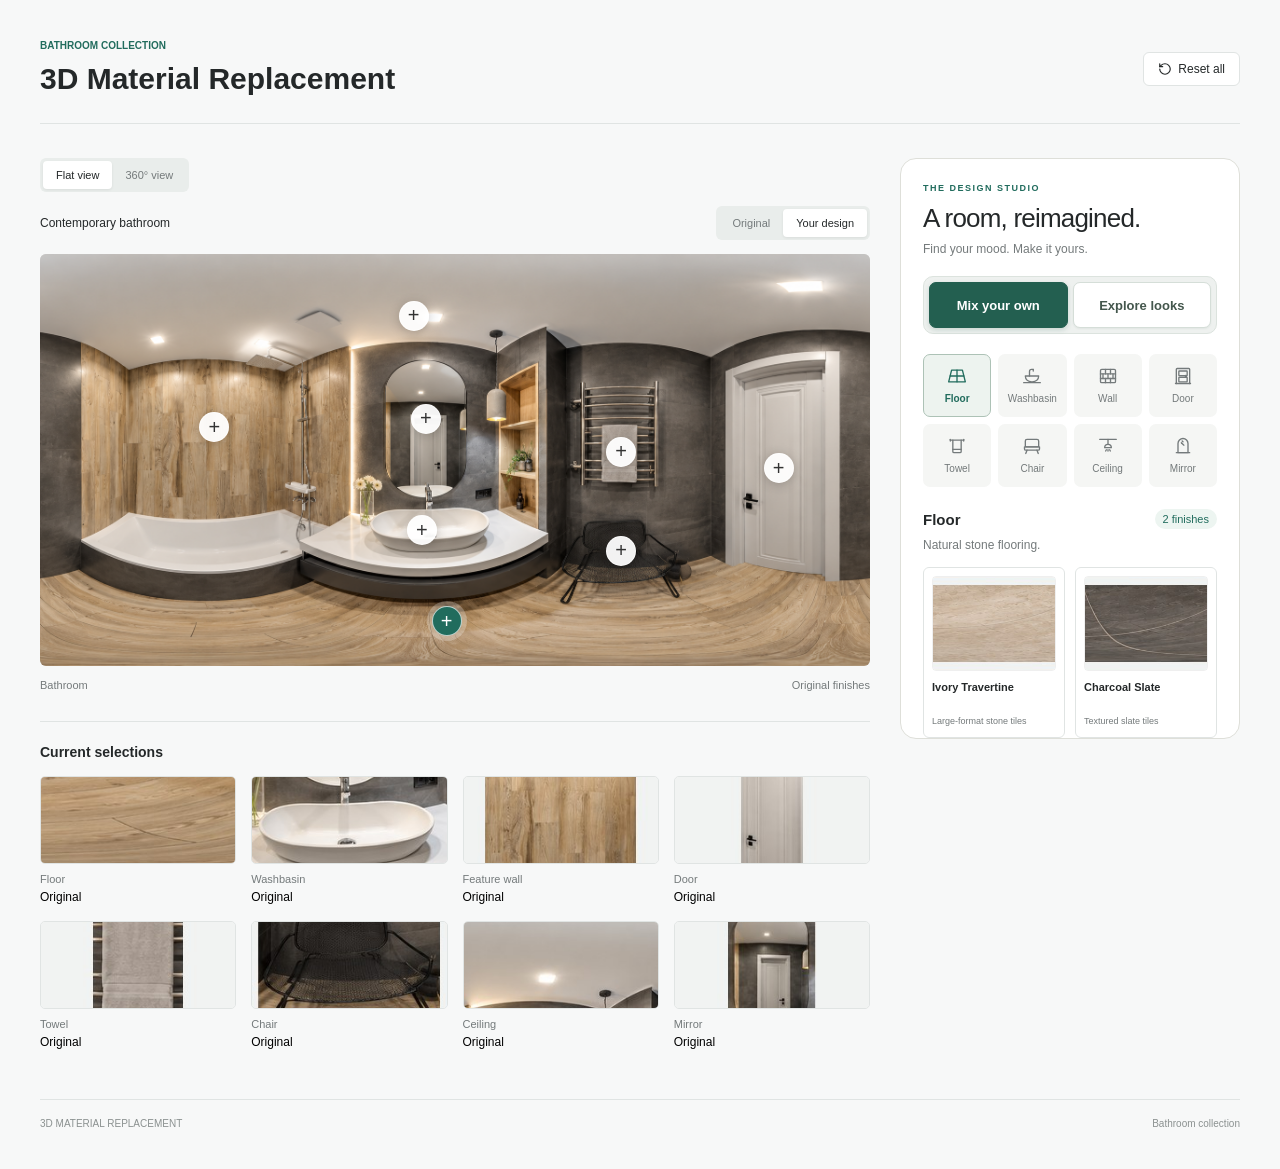
<file: index.html>
<!doctype html>
<html lang="en">
  <head>
    <meta charset="UTF-8" />
    <meta name="viewport" content="width=device-width, initial-scale=1.0" />
    <title>3D Material Replacement</title>
    <link rel="stylesheet" href="styles.css?v=photoshop-20260916-3" />
    <link rel="stylesheet" href="panorama.css?v=photoshop-20260916-3" />
  </head>
  <body>
    <main class="app-shell">
      <section class="workspace" aria-label="Bathroom material visualizer">
        <header class="topbar">
          <div>
            <p class="eyebrow">Bathroom collection</p>
            <h1>3D Material Replacement</h1>
          </div>
          <button class="reset-button" id="resetButton" type="button">
            <svg class="reset-icon" viewBox="0 0 24 24" aria-hidden="true"><path d="M3 12a9 9 0 1 0 9-9 9.75 9.75 0 0 0-6.74 2.74L3 8"/><path d="M3 3v5h5"/></svg>
            <span>Reset all</span>
          </button>
        </header>

        <div class="visualizer-card">
          <div class="view-switch compare-control" role="group" aria-label="Viewing mode"><button id="flatView" type="button" aria-pressed="true">Flat view</button><button id="panoramaView" type="button" aria-pressed="false">360&#176; view</button></div>
          <div class="scene-toolbar"><span>Contemporary bathroom</span><div class="compare-control" role="group" aria-label="Compare designs"><button id="originalButton" type="button" aria-pressed="false">Original</button><button id="designButton" type="button" aria-pressed="true">Your design</button></div></div>
          <div class="stage" id="stage">
            <div id="panorama" tabindex="0" role="application" aria-label="360 degree bathroom. Drag to look around, scroll to zoom, arrow keys to rotate."></div>
            <div class="panorama-controls"><button id="zoomIn" type="button" title="Zoom in" aria-label="Zoom in">+</button><button id="zoomOut" type="button" title="Zoom out" aria-label="Zoom out">&minus;</button><button id="centerView" type="button">Recenter</button></div>
            <img
              class="base-image"
              src="assets/bathroom-panorama.png"
              alt="Modern bathroom panorama with selectable floor, vanity, and bathtub wall surfaces"
              draggable="false"
            />

            <svg class="replacement-map" id="replacementMap" viewBox="0 0 1779 884" preserveAspectRatio="none" aria-hidden="true"></svg>

            <svg class="hotspot-map" viewBox="0 0 1779 884" preserveAspectRatio="none" aria-label="Selectable replacement regions">
              <g class="hotspot-button" data-target="floor" role="button" tabindex="0" aria-label="Select marble floor replacement">
                <polygon
                  class="hotspot-shape"
                  points="0,704 105,685 260,696 472,690 563,672 735,706 918,712 1025,672 1160,694 1285,668 1438,662 1507,710 1620,708 1779,704 1779,884 0,884"
                ></polygon>
              </g>
              <g class="hotspot-button" data-target="vanity" role="button" tabindex="0" aria-label="Select wash basin and counter replacement">
                <polygon
                  class="hotspot-shape"
                  points="563,540 698,497 841,500 1006,522 1089,568 1080,622 960,678 722,674 558,619"
                ></polygon>
              </g>
              <g class="hotspot-button" data-target="bathWall" role="button" tabindex="0" aria-label="Select bathtub wall replacement">
                <polygon
                  class="hotspot-shape"
                  points="88,190 210,224 390,229 523,218 661,197 663,558 542,590 360,612 196,596 90,558"
                ></polygon>
              </g>
            </svg>

            <button class="surface-pin pin-floor" data-surface="floor" aria-label="Select floor" type="button">1</button>
            <button class="surface-pin pin-vanity" data-surface="vanity" aria-label="Select vanity" type="button">2</button>
            <button class="surface-pin pin-wall" data-surface="bathWall" aria-label="Select feature wall" type="button">3</button>
          </div>
          <div class="scene-footer"><span>Bathroom</span><span id="changeCount">Original finishes</span></div>
          <section class="selection-summary" aria-label="Current selections"><h2>Current selections</h2><div id="palette"></div></section>
        </div>

        <aside class="material-panel" id="materialPanel" aria-live="polite">
          <div class="panel-header"><p class="eyebrow">The design studio</p><h2>A room, reimagined.</h2><p>Find your mood. Make it yours.</p></div>
          <div class="studio-tabs" role="group" aria-label="Design tools">
            <button type="button" data-mode="individual" aria-pressed="true" aria-controls="individualPanel">Mix your own</button>
            <button type="button" data-mode="looks" aria-pressed="false" aria-controls="looksPanel">Explore looks</button>
          </div>
          <div id="individualPanel">
            <div class="surface-tabs" role="group" aria-label="Select a surface">
              <button data-surface="floor" type="button" aria-pressed="true">
                <svg viewBox="0 0 24 24" width="20" height="20" aria-hidden="true"><path d="M2 19h20L18.5 5h-13L2 19z"/><path d="M12 5v14"/><path d="M3.8 12h16.4"/></svg>
                <span class="tab-label">Floor</span>
              </button>
              <button data-surface="vanity" type="button" aria-pressed="false">
                <svg viewBox="0 0 24 24" width="20" height="20" aria-hidden="true"><path d="M4 12h16c0 4.2-3.3 7-8 7s-8-2.8-8-7z"/><path d="M9 12V6.5a2.5 2.5 0 0 1 2.5-2.5h2"/><path d="M13.5 4v2"/><path d="M2 20h20"/></svg>
                <span class="tab-label">Washbasin</span>
              </button>
              <button data-surface="bathWall" type="button" aria-pressed="false">
                <svg viewBox="0 0 24 24" width="20" height="20" aria-hidden="true"><rect x="3" y="4" width="18" height="16" rx="1.5"/><path d="M3 9.5h18"/><path d="M3 15h18"/><path d="M9 4v5.5"/><path d="M15 4v5.5"/><path d="M6 9.5v5.5"/><path d="M12 9.5v5.5"/><path d="M18 9.5v5.5"/><path d="M9 15v5"/><path d="M15 15v5"/></svg>
                <span class="tab-label">Wall</span>
              </button>
              <button data-surface="door" type="button" aria-pressed="false">
                <svg viewBox="0 0 24 24" width="20" height="20" aria-hidden="true"><path d="M4 21V4a1 1 0 0 1 1-1h14a1 1 0 0 1 1 1v17"/><path d="M3 21h18"/><rect x="7" y="6" width="10" height="5.5" rx="0.5"/><rect x="7" y="13.5" width="10" height="5.5" rx="0.5"/><circle cx="15.5" cy="12" r="0.75" fill="currentColor"/></svg>
                <span class="tab-label">Door</span>
              </button>
              <button data-surface="towel" type="button" aria-pressed="false">
                <svg viewBox="0 0 24 24" width="20" height="20" aria-hidden="true"><path d="M4 5h16"/><path d="M4 4v2"/><path d="M20 4v2"/><path d="M7 5v13.5a1.5 1.5 0 0 0 1.5 1.5h7a1.5 1.5 0 0 0 1.5-1.5V5"/><path d="M7 16h10"/></svg>
                <span class="tab-label">Towel</span>
              </button>
              <button data-surface="chair" type="button" aria-pressed="false">
                <svg viewBox="0 0 24 24" width="20" height="20" aria-hidden="true"><path d="M6 4h12a2 2 0 0 1 2 2v6a1 1 0 0 1-1 1H5a1 1 0 0 1-1-1V6a2 2 0 0 1 2-2z"/><path d="M3 13h18v2.5a1.5 1.5 0 0 1-1.5 1.5H4.5A1.5 1.5 0 0 1 3 15.5V13z"/><path d="M6 17l-1.5 4"/><path d="M18 17l1.5 4"/></svg>
                <span class="tab-label">Chair</span>
              </button>
              <button data-surface="ceiling" type="button" aria-pressed="false">
                <svg viewBox="0 0 24 24" width="20" height="20" aria-hidden="true"><path d="M2 4h20"/><path d="M12 4v6"/><path d="M8 14c0-2.2 1.8-4 4-4s4 1.8 4 4H8z"/><path d="M10 16.5l-.8 1.5"/><path d="M12 16.5v1.5"/><path d="M14 16.5l.8 1.5"/></svg>
                <span class="tab-label">Ceiling</span>
              </button>
              <button data-surface="mirror" type="button" aria-pressed="false">
                <svg viewBox="0 0 24 24" width="20" height="20" aria-hidden="true"><path d="M6 20V9a6 6 0 0 1 12 0v11H6z"/><path d="M10 8l3 3"/><path d="M11 6l1 1"/><path d="M4 20h16"/></svg>
                <span class="tab-label">Mirror</span>
              </button>
            </div>
            <div class="panel-copy">
              <div class="finish-heading"><h2 id="panelTitle">Choose a surface</h2><span id="optionCount">2 finishes</span></div>
              <p id="panelText">Click the floor, wash basin area, or bathtub wall to preview replacement materials.</p>
            </div>
            <div class="swatch-grid" id="swatchGrid"></div>
          </div>
          <div id="looksPanel" hidden>
            <div class="look-intro"><span>ONE ROOM. TWO POSSIBILITIES.</span><p>A whole new atmosphere in one click.</p></div>
            <div class="look-selector" role="group" aria-label="Browse complete looks">
              <button type="button" data-preview="classic" aria-pressed="true"><strong>Warm Classic</strong></button>
              <button type="button" data-preview="modern" aria-pressed="false"><strong>Modern Contrast</strong></button>
            </div>
            <article class="look-story">
              <div class="look-art"><img id="lookImage" src="assets/variants/room-classic-thumb.jpg" alt="Warm Classic bathroom preview" /><span class="look-tag" id="lookTag">THE SOFTER SIDE</span><span class="look-number" id="lookNumber">01 / 02</span></div>
              <div class="look-details">
                <h3 id="lookTitle">Warm Classic</h3>
                <p id="lookDescription">Quiet stone. Warm walnut. A little everyday escape.</p>
                <div class="look-materials" id="lookMaterials" aria-label="Materials in this look"></div>
                <button class="try-look" id="tryLook" data-look="classic" type="button" aria-pressed="false"><span>Try this look</span><span aria-hidden="true">↗</span></button>
                <p class="look-reassurance" id="lookReassurance">8 coordinated finishes · Yours to remix</p>
              </div>
            </article>
            <button class="remix-link" type="button" id="remixButton">Have something else in mind? <strong>Mix your own →</strong></button>
          </div>
          <span id="hintPill" role="status" aria-live="polite" class="sr-only">Original finishes</span>
        </aside>
      </section>
      <footer class="app-footer"><span>3D MATERIAL REPLACEMENT</span><span>Bathroom collection</span></footer>
    </main>

    <script src="raster-masks.js?v=photoshop-20260916-3"></script>
    <script src="app.js?v=photoshop-20260916-3"></script>
    <script src="assets/three.min.js"></script>
    <script src="panorama.js?v=photoshop-20260916-3"></script>
  </body>
</html>
</file>
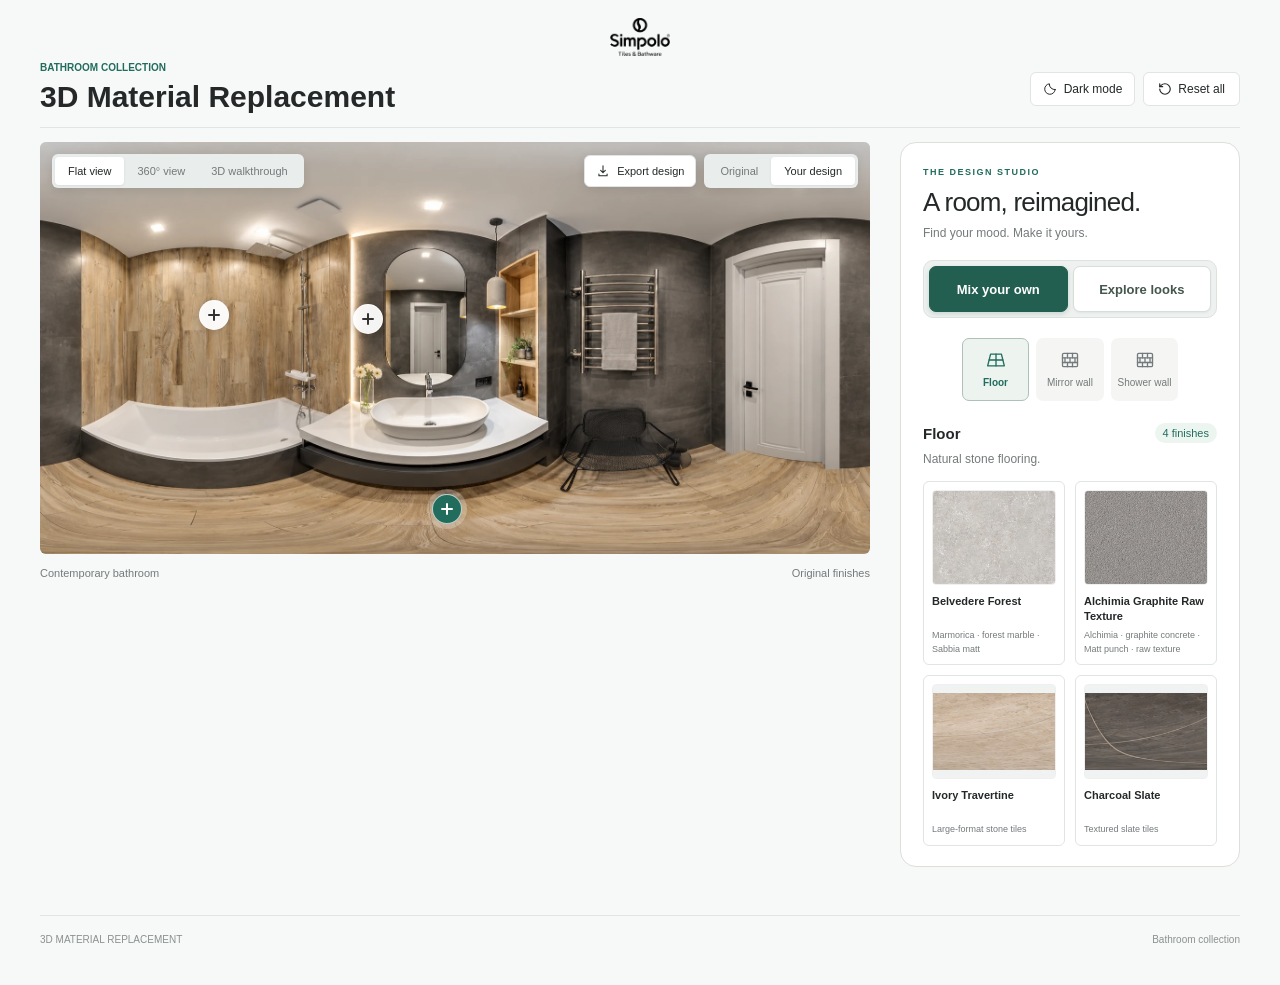
<file: simpolo-2/index.html>
<!doctype html>
<html lang="en">
  <head>
    <meta charset="UTF-8" />
    <meta name="viewport" content="width=device-width, initial-scale=1.0" />
    <script src="theme.js?v=20261007-material-audit-1"></script>
    <title>3D Material Replacement</title>
    <link rel="stylesheet" href="styles.css?v=20261007-centered-surface-labels" />
    <link rel="stylesheet" href="panorama.css?v=panel-padding-20260928-3" />
    <link rel="stylesheet" href="theme.css?v=20261007-control-sizing" />
  </head>
  <body>
    <main class="app-shell">
      <div class="brand-band">
        <img class="brand-logo" src="white-logo-400-x-252.webp" width="400" height="252" alt="Simpolo" />
      </div>
      <section class="workspace" aria-label="Bathroom material visualizer">
        <header class="topbar">
          <div>
            <p class="eyebrow">Bathroom collection</p>
            <h1>3D Material Replacement</h1>
          </div>
          <div class="header-actions">
          <button class="theme-toggle" id="themeToggle" type="button" aria-pressed="false" aria-label="Switch to dark mode">
            <svg class="theme-moon" viewBox="0 0 24 24" aria-hidden="true"><path d="M20.9 13A9 9 0 0 1 11 3.1 9 9 0 1 0 20.9 13Z"/></svg>
            <svg class="theme-sun" viewBox="0 0 24 24" aria-hidden="true"><circle cx="12" cy="12" r="4"/><path d="M12 2v2m0 16v2M2 12h2m16 0h2M5 5l1.4 1.4m11.2 11.2L19 19M5 19l1.4-1.4M17.6 6.4 19 5"/></svg>
            <span>Dark mode</span>
          </button>
          <button class="reset-button" id="resetButton" type="button">
            <svg class="reset-icon" viewBox="0 0 24 24" aria-hidden="true"><path d="M3 12a9 9 0 1 0 9-9 9.75 9.75 0 0 0-6.74 2.74L3 8"/><path d="M3 3v5h5"/></svg>
            <span>Reset all</span>
          </button>
          </div>
        </header>

        <div class="visualizer-card">
          <div class="stage" id="stage">
            <div class="viewport-toolbar">
              <div class="view-switch compare-control" role="group" aria-label="Viewing mode"><button id="flatView" type="button" aria-pressed="true">Flat view</button><button id="panoramaView" type="button" aria-pressed="false">360&#176; view</button><button id="modelView" type="button" aria-pressed="false">3D walkthrough</button></div>
        <div class="scene-toolbar"><div class="scene-actions"><button class="export-button" id="exportDesign" type="button" title="Download this design as a full-resolution 360° panorama"><svg viewBox="0 0 24 24" aria-hidden="true"><path d="M12 3v12m0 0 4-4m-4 4-4-4M5 17v3h14v-3"/></svg><span>Export design</span></button><div class="compare-control" role="group" aria-label="Compare designs"><button id="originalButton" type="button" aria-pressed="false">Original</button><button id="designButton" type="button" aria-pressed="true">Your design</button></div></div></div>
            </div>
            <div id="panorama" tabindex="0" role="application" aria-label="360 degree bathroom. Drag to look around, scroll to zoom, arrow keys to rotate."></div>
            <div class="panorama-controls"><button id="zoomIn" type="button" title="Zoom in" aria-label="Zoom in">+</button><button id="zoomOut" type="button" title="Zoom out" aria-label="Zoom out">&minus;</button><button id="centerView" type="button">Recenter</button></div>
            <img
              class="base-image"
              src="assets/bathroom-panorama.webp"
              alt="Modern bathroom panorama with selectable floor, shower wall, and mirror wall surfaces"
              draggable="false"
            />

            <svg class="replacement-map" id="replacementMap" viewBox="0 0 1779 884" preserveAspectRatio="none" aria-hidden="true"></svg>

            <svg class="hotspot-map" viewBox="0 0 1779 884" preserveAspectRatio="none" aria-label="Selectable replacement regions">
              <g class="hotspot-button" data-target="floor" role="button" tabindex="0" aria-label="Select marble floor replacement">
                <polygon
                  class="hotspot-shape"
                  points="0,704 105,685 260,696 472,690 563,672 735,706 918,712 1025,672 1160,694 1285,668 1438,662 1507,710 1620,708 1779,704 1779,884 0,884"
                ></polygon>
              </g>
              <g class="hotspot-button" data-target="bathWall" role="button" tabindex="0" aria-label="Select shower wall replacement">
                <polygon
                  class="hotspot-shape"
                  points="88,190 210,224 390,229 523,218 661,197 663,558 542,590 360,612 196,596 90,558"
                ></polygon>
              </g>
            </svg>

            <button class="surface-pin pin-floor" data-surface="floor" aria-label="Select floor" type="button">1</button>
            <button class="surface-pin pin-wall" data-surface="bathWall" aria-label="Select shower wall" type="button">3</button>
            <button class="surface-pin pin-mirrorWall" data-surface="mirrorWall" aria-label="Select mirror wall" type="button">+</button>
          </div>
          <div class="scene-footer"><span>Contemporary bathroom</span><span id="changeCount">Original finishes</span></div>
        </div>

        <aside class="material-panel" id="materialPanel" aria-live="polite">
          <div class="panel-header"><p class="eyebrow">The design studio</p><h2>A room, reimagined.</h2><p>Find your mood. Make it yours.</p></div>
          <div class="studio-tabs" role="group" aria-label="Design tools">
            <button type="button" data-mode="individual" aria-pressed="true" aria-controls="individualPanel">Mix your own</button>
            <button type="button" data-mode="looks" aria-pressed="false" aria-controls="looksPanel">Explore looks</button>
          </div>
          <div id="individualPanel">
            <div class="surface-tabs" role="group" aria-label="Select a surface">
              <button data-surface="floor" type="button" aria-pressed="true">
                <svg viewBox="0 0 24 24" width="20" height="20" aria-hidden="true"><path d="M2 19h20L18.5 5h-13L2 19z"/><path d="M12 5v14"/><path d="M3.8 12h16.4"/></svg>
                <span class="tab-label">Floor</span>
              </button>
              <button data-surface="mirrorWall" type="button" aria-pressed="false">
                <svg viewBox="0 0 24 24" width="20" height="20" aria-hidden="true"><rect x="3" y="4" width="18" height="16" rx="1.5"/><path d="M3 9.5h18"/><path d="M3 15h18"/><path d="M9 4v5.5"/><path d="M15 4v5.5"/><path d="M6 9.5v5.5"/><path d="M12 9.5v5.5"/><path d="M18 9.5v5.5"/><path d="M9 15v5"/><path d="M15 15v5"/></svg>
                <span class="tab-label">Mirror wall</span>
              </button>
              <button data-surface="bathWall" type="button" aria-pressed="false">
                <svg viewBox="0 0 24 24" width="20" height="20" aria-hidden="true"><rect x="3" y="4" width="18" height="16" rx="1.5"/><path d="M3 9.5h18"/><path d="M3 15h18"/><path d="M9 4v5.5"/><path d="M15 4v5.5"/><path d="M6 9.5v5.5"/><path d="M12 9.5v5.5"/><path d="M18 9.5v5.5"/><path d="M9 15v5"/><path d="M15 15v5"/></svg>
                <span class="tab-label">Shower wall</span>
              </button>
            </div>
            <div class="panel-copy">
              <div class="finish-heading"><h2 id="panelTitle">Choose a surface</h2><span id="optionCount">2 finishes</span></div>
              <p id="panelText">Click a surface in the room or choose a tab to preview replacement materials.</p>
            </div>
            <div class="swatch-grid" id="swatchGrid"></div>
          </div>
          <div id="looksPanel" hidden>
            <div class="look-intro"><span>ONE ROOM. TWO POSSIBILITIES.</span><p>A whole new atmosphere in one click.</p></div>
            <div class="look-selector" role="group" aria-label="Browse complete looks">
              <button type="button" data-preview="classic" aria-pressed="true"><strong>Soft Marble</strong></button>
              <button type="button" data-preview="modern" aria-pressed="false"><strong>Earth &amp; Graphite</strong></button>
            </div>
            <article class="look-story">
              <div class="look-art"><img id="lookImage" src="assets/bathroom-panorama.png" alt="Soft Marble bathroom preview" /><span class="look-tag" id="lookTag">CALM IN EVERY DETAIL</span><span class="look-number" id="lookNumber">01 / 02</span></div>
              <div class="look-details">
                <h3 id="lookTitle">Soft Marble</h3>
                <p id="lookDescription">Belvedere Forest, Alps Dream and Alchimia Pearl.</p>
                <div class="look-materials" id="lookMaterials" aria-label="Materials in this look"></div>
                <button class="try-look" id="tryLook" data-look="classic" type="button" aria-pressed="false"><span>Try this look</span><span aria-hidden="true">↗</span></button>
                <p class="look-reassurance" id="lookReassurance">3 coordinated tile finishes · Yours to remix</p>
              </div>
            </article>
            <button class="remix-link" type="button" id="remixButton">Have something else in mind? <strong>Mix your own →</strong></button>
          </div>
          <span id="hintPill" role="status" aria-live="polite" class="sr-only">Original finishes</span>
        </aside>
      </section>
      <footer class="app-footer"><span>3D MATERIAL REPLACEMENT</span><span>Bathroom collection</span></footer>
    </main>

    <link rel="stylesheet" href="walkthrough.css?v=20261007-control-sizing" />
    <script src="raster-masks.js?v=user-mirror-wall-mask-20260928-v4"></script>
    <script src="app.js?v=20261007-explicit-tile-finishes"></script>
    <script src="assets/three.min.js"></script>
    <script src="panorama.js?v=mirror-wall-restored-20260928"></script>
    <script src="mode-manager.js?v=20261007-control-sizing"></script>
  </body>
</html>
</file>
<file: styles.css>
:root{--ink:#242829;--muted:#747a7b;--line:#e0e4e3;--accent:#216c5d;--soft:#edf5f1;font-family:Inter,ui-sans-serif,-apple-system,BlinkMacSystemFont,"Segoe UI",sans-serif;color:var(--ink);background:#f7f8f8;font-synthesis:none}
*{box-sizing:border-box}.sr-only{position:absolute;width:1px;height:1px;padding:0;margin:-1px;overflow:hidden;clip:rect(0,0,0,0);white-space:nowrap;border:0}body{margin:0}button{font:inherit;cursor:pointer;transition:background .15s,border-color .15s}button:disabled{opacity:.4;cursor:default}button:focus-visible{outline:3px solid #268a75;outline-offset:3px}h1,h2,p{margin:0;letter-spacing:0}.app-shell{max-width:1800px;margin:auto;padding:40px}.workspace{display:grid;grid-template-columns:minmax(0,1fr) 290px;gap:30px;align-items:start}.topbar{grid-column:1/-1;display:flex;align-items:center;justify-content:space-between;padding-bottom:26px;border-bottom:1px solid var(--line);margin-bottom:4px}.eyebrow{font-size:10px;font-weight:650;color:var(--accent);margin-bottom:10px;text-transform:uppercase}h1{font-size:30px;font-weight:550;line-height:1.2}.reset-button{display:inline-flex;align-items:center;gap:6px;padding:9px 14px;background:white;border:1px solid var(--line);border-radius:6px;font-size:12px;color:var(--ink);transition:background .15s,border-color .15s,color .15s}.reset-button:hover{background:var(--soft);border-color:#91afa5;color:var(--accent)}.reset-button .reset-icon{width:14px;height:14px;stroke:currentColor;fill:none;stroke-width:2;stroke-linecap:round;stroke-linejoin:round;flex-shrink:0}
.visualizer-card{min-width:0}.scene-toolbar{display:flex;align-items:center;justify-content:space-between;gap:12px;margin-bottom:14px;font-size:12px}.compare-control{display:flex;background:#e9edeb;padding:3px;border-radius:6px}.compare-control button{border:0;background:transparent;padding:8px 13px;border-radius:4px;font-size:11px;color:var(--muted)}.compare-control button[aria-pressed=true]{background:white;color:var(--ink);box-shadow:0 1px 3px #00000012}.stage{position:relative;aspect-ratio:1779/884;width:100%;overflow:hidden;isolation:isolate;background:#dededb;border-radius:6px}.base-image,.complete-image,.replacement-map,.hotspot-map{position:absolute;inset:0;width:100%;height:100%}.base-image,.complete-image{display:block;user-select:none;object-fit:fill}.complete-image{z-index:1;pointer-events:none}.replacement-map{z-index:2;pointer-events:none}.material-layer{opacity:0;transition:opacity .18s}.material-layer.is-applied{opacity:1}.hotspot-map{z-index:3}.hotspot-button{cursor:pointer}.hotspot-shape{fill:transparent;stroke:transparent;stroke-width:1;vector-effect:non-scaling-stroke}.hotspot-button:hover .hotspot-shape,.hotspot-button:focus-visible .hotspot-shape{stroke:#fff;fill:#ffffff0a}.surface-pin{position:absolute;z-index:4;width:30px;height:30px;border:1px solid #ffffffb0;border-radius:50%;background:#fffffff0;box-shadow:0 2px 12px #0003;color:#333;font-size:11px;transform:translate(-50%,-50%)}.surface-pin[aria-pressed=true]{background:var(--accent);color:white;box-shadow:0 0 0 5px #ffffff40}.pin-floor{left:49%;top:89%}.pin-vanity{left:46%;top:67%}.pin-wall{left:21%;top:42%}.show-original .complete-image,.show-original .replacement-map,.show-original .surface-pin,.show-original .hotspot-map{visibility:hidden}.scene-footer{display:flex;justify-content:space-between;gap:12px;margin-top:13px;color:var(--muted);font-size:11px}.selection-summary{margin-top:30px;padding-top:22px;border-top:1px solid var(--line)}.selection-summary h2{font-size:14px;font-weight:550;margin-bottom:16px}#palette{display:grid;grid-template-columns:repeat(3,minmax(0,1fr));gap:12px}.palette-item{display:flex;align-items:center;gap:10px;padding:0;border:0;background:transparent;text-align:left;min-width:0}.palette-dot{width:30px;height:30px;border-radius:50%;border:1px solid #0001;flex-shrink:0;background:#c4b498}.palette-item small{display:block;color:var(--muted);font-size:10px;margin-bottom:4px}.palette-item strong{font-size:12px;font-weight:500;display:block}
.material-panel{border-left:1px solid var(--line);padding-left:24px;min-width:0}.panel-header{padding:4px 0 23px}.panel-header h2{font-size:19px;font-weight:550}.surface-tabs{display:grid;grid-template-columns:repeat(3,1fr);border-bottom:1px solid var(--line);gap:10px}.surface-tabs button{padding:0 0 13px;background:transparent;border:0;border-bottom:2px solid transparent;color:var(--muted);font-size:12px;text-align:left;display:flex;flex-direction:column;align-items:flex-start;gap:6px;cursor:pointer}.surface-tabs button svg{width:20px;height:20px;stroke:currentColor;fill:none;stroke-width:1.6;stroke-linecap:round;stroke-linejoin:round;flex-shrink:0}.surface-tabs button .tab-label{display:block;font-size:12px;line-height:1.2;margin:0}.surface-tabs button[aria-pressed=true]{border-bottom-color:var(--accent);color:var(--accent);font-weight:650}.panel-copy{margin:24px 0 17px}.panel-copy h2{font-size:15px;font-weight:550}#panelText{font-size:12px;color:var(--muted);margin-top:7px;line-height:1.5}.swatch-grid{display:grid;gap:10px}.swatch-button{display:grid;grid-template-columns:48px 1fr;align-items:center;gap:12px;padding:12px;border:1px solid var(--line);border-radius:6px;background:white;text-align:left;position:relative;color:var(--ink)}.swatch-button:hover{border-color:#91afa5}.swatch-button.is-selected{border-color:var(--accent);background:var(--soft);box-shadow:inset 0 0 0 1px var(--accent)}.swatch-preview{width:48px;height:48px;border-radius:4px;border:1px solid #00000010}.swatch-name{display:block;font-size:13px;font-weight:600}.swatch-meta{display:block;font-size:10px;line-height:1.5;color:var(--muted);margin-top:5px}.restore-button{margin-top:17px;background:transparent;border:0;border-bottom:1px solid #bdc8c3;padding:4px 0;color:var(--muted);font-size:11px}.panel-bottom{display:flex;gap:8px;align-items:center;margin-top:32px;padding-top:17px;border-top:1px solid var(--line);font-size:10px;color:var(--muted)}.live-dot{width:6px;height:6px;border-radius:50%;background:#328a71;flex-shrink:0}.app-footer{display:flex;justify-content:space-between;border-top:1px solid var(--line);margin-top:48px;padding-top:18px;font-size:10px;color:#8b9190}.texture-travertine{background:#e3e8ed}.texture-charcoal{background:#242e39}.texture-calacatta{background:#126d4c}.texture-terrazzo{background:#cb8228}.texture-walnut{background:#2455a1}.texture-sage{background:#d06440}
@media(max-width:1000px){.app-shell{padding:28px 24px}.workspace{grid-template-columns:1fr;gap:28px}.material-panel{border-left:0;border-top:1px solid var(--line);padding:24px 0 0}.swatch-grid{grid-template-columns:1fr 1fr}.surface-tabs{max-width:420px}.panel-bottom{margin-top:20px}.selection-summary{margin-top:24px}.app-footer{margin-top:30px}}@media(max-width:520px){.app-shell{padding:26px 16px 18px}h1{font-size:25px}.topbar{padding-bottom:22px}.reset-button{padding:9px 12px;font-size:11px}.scene-toolbar{font-size:10px}.compare-control button{font-size:10px;padding:7px 9px}.surface-pin{width:24px;height:24px;font-size:10px}.scene-footer{font-size:10px}#palette{gap:8px}.palette-dot{width:22px;height:22px}.palette-item{gap:7px}.palette-item strong{font-size:10px}.palette-item small{font-size:9px}.swatch-button{grid-template-columns:1fr;gap:10px;padding:12px}.swatch-preview{width:100%;height:62px}.swatch-meta{min-height:30px}.app-footer{font-size:9px}}@media(prefers-reduced-motion:reduce){*{transition:none!important}}
</file>
<file: panorama.css>
.view-switch { width: max-content; margin-bottom: 14px; }
.complete-image { position:absolute; inset:0; width:100%; height:100%; z-index:2; pointer-events:none; }
.complete-image[hidden], .show-original .complete-image, .is-360 .complete-image { display:none; }
.complete-view .replacement-map { visibility:hidden; }
.pin-chair { left:70%; top:72%; }
.pin-ceiling { left:45%; top:15%; }
.pin-mirror { left:46.5%; top:40%; }
.edit-mode { margin-bottom:22px; }
.edit-mode button { flex:1; }
.surface-tabs { grid-template-columns:repeat(4,minmax(0,1fr)); row-gap:15px; }
.surface-tabs button { display:flex; flex-direction:column; align-items:flex-start; gap:6px; cursor:pointer; }
.surface-tabs button svg { width:20px; height:20px; flex-shrink:0; }
.surface-tabs button .tab-label { font-size:12px; line-height:1.2; }
.look-button { display:block; width:100%; padding:0; background:white; border:1px solid var(--line); border-radius:6px; overflow:hidden; text-align:left; margin-bottom:14px; }
.look-button img { display:block; width:100%; aspect-ratio:2/1; object-fit:cover; }
.look-button>span { display:block; padding:13px; }
.look-button strong { display:block; font-size:14px; }
.look-button small { display:block; color:var(--muted); font-size:11px; margin-top:6px; }
.look-button[aria-pressed=true] { border-color:var(--accent); box-shadow:0 0 0 1px var(--accent); }
#palette { grid-template-columns:repeat(4,minmax(0,1fr)); gap:15px; }
.palette-item { display:flex; flex-direction:column; align-items:stretch; gap:9px; min-width:0; }
.selection-preview { display:block; width:100%; height:88px; object-fit:cover; border:1px solid var(--line); border-radius:5px; background:#e9eceb; }
.palette-item strong { font-size:12px; line-height:1.4; }
.palette-item small { font-size:11px; }
@media(max-width:520px) { h1 { font-size:23px; } .topbar { align-items:flex-start; gap:12px; } .reset-button { flex-shrink:0; } #palette { grid-template-columns:repeat(2,minmax(0,1fr)); } .selection-preview { height:100px; } }
.surface-pin { font-size: 20px; font-weight: 400; }
.panorama-pin { display:none; position:absolute; z-index:8; width:32px; height:32px; border:1px solid #fff; border-radius:50%; background:#fffffff0; color:#242829; font-size:21px; transform:translate(-50%,-50%); box-shadow:0 2px 8px #0003; }
.is-360 .panorama-pin:not([hidden]) { display:block; }
.panorama-pin[aria-pressed=true] { background:var(--accent); color:white; }
.swatch-preview, .palette-dot { object-fit:cover; }
.swatch-button { grid-template-columns:82px 1fr; }
.swatch-preview { width:82px; height:70px; }
@media(max-width:520px) { .swatch-button { grid-template-columns:1fr; } .swatch-preview { width:100%; height:100px; } }
.flat-mask-highlight { position: absolute; inset: 0; width: 100%; height: 100%; z-index: 3; pointer-events: none; }
.is-360 .flat-mask-highlight, .show-original .flat-mask-highlight { visibility: hidden; }
.pin-door { left: 89%; top: 52%; }
.pin-towel { left: 70%; top: 48%; }
.texture-door-ink { background: #293e4b; }
.texture-door-olive { background: #60733b; }
.texture-towel-coral { background: #d65c50; }
.texture-towel-teal { background: #168d97; }
#panorama { display: none; position: absolute; inset: 0; z-index: 6; cursor: grab; touch-action: none; }
#panorama:active { cursor: grabbing; }
#panorama canvas { display: block; width: 100%; height: 100%; }
.is-360 #panorama { display: block; }
.is-360 { aspect-ratio: 16 / 9; }
.is-360 > .base-image, .is-360 > .replacement-map, .is-360 > .hotspot-map, .is-360 > .surface-pin { visibility: hidden; }
.panorama-controls { display: none; position: absolute; bottom: 16px; right: 16px; z-index: 7; gap: 6px; }
.is-360 .panorama-controls { display: flex; }
.panorama-controls button { min-width: 36px; height: 36px; padding: 0 10px; border: 1px solid #ddd; border-radius: 5px; background: white; color: #242829; font-size: 13px; }
@media(max-width:520px) { .is-360 { aspect-ratio: 4 / 3; } }

/* Compact studio: curated inspiration and individual editing share one panel. */
.workspace{grid-template-columns:minmax(0,1fr) 340px}
.material-panel{padding:0;border:1px solid #dedfd9;border-radius:16px;background:#fff;overflow:hidden}
.panel-header{padding:24px 22px 20px}
.panel-header .eyebrow{letter-spacing:1.5px;font-size:9px}
.panel-header h2{font-size:26px;font-weight:500;letter-spacing:-.8px}
.panel-header>p:last-child{font-size:12px;color:var(--muted);margin-top:8px}
.studio-tabs{display:flex;margin:0 22px;padding:5px;background:#eef1ef;border:1px solid #dce3de;border-radius:10px;gap:5px}
.studio-tabs button{flex:1;display:flex;align-items:center;justify-content:center;gap:6px;min-height:46px;background:#fff;border:1px solid #d5ded8;border-radius:7px;padding:10px 7px;color:#44574d;font-size:13px;font-weight:600;box-shadow:0 1px 2px #203b2910;transition:background .15s,border-color .15s,box-shadow .15s,transform .15s}
.studio-tabs button:hover{background:#e2ece5;border-color:#8baa98;box-shadow:0 2px 5px #203b2920}
.studio-tabs button:active{transform:translateY(1px)}
.studio-tabs button[aria-pressed=true]{background:#235f50;color:white;border-color:#235f50;box-shadow:0 2px 5px #235f5030;font-weight:650}
.studio-tabs button[aria-pressed=true]:hover{background:#194c3f}
.studio-tabs button span{font-size:10px;line-height:18px;min-width:20px;padding:0 3px;border-radius:4px;background:#235f5012}
.studio-tabs button[aria-pressed=true] span{background:#ffffff26}
#looksPanel,#individualPanel{padding:20px 22px 0}
[hidden]{display:none!important}
.look-intro>span{font-size:8px;letter-spacing:1.5px;color:var(--accent);font-weight:650}
.look-intro p{font-size:12px;color:var(--muted);margin-top:7px}
.look-selector{display:grid;grid-template-columns:1fr 1fr;gap:8px;margin:18px 0 12px}
.look-selector button{display:flex;align-items:center;justify-content:center;border:1px solid var(--line);background:#fff;padding:10px 8px;border-radius:6px;text-align:center;font-size:11px;color:var(--ink);transition:background .15s,border-color .15s}
.look-selector button:hover{border-color:#8eaaa0;background:#f7faf8}
.look-selector strong{font-size:11px;font-weight:550;color:inherit;margin:0}
.look-selector button[aria-pressed=true]{background:#edf3ef;border-color:#8eaaa0;color:var(--accent)}
.look-story{border-radius:10px;overflow:hidden;background:#f4f2ec}
.look-art{height:194px;position:relative;overflow:hidden;background:#c0b8a6}
.look-art>img{width:100%;height:100%;object-fit:cover;object-position:48% center;transition:transform .6s}
.look-art:hover>img{transform:scale(1.05)}
.look-art:after{content:"";position:absolute;inset:0;background:linear-gradient(#0003,transparent 45%,#0003);pointer-events:none}
.look-tag,.look-number{position:absolute;z-index:1;color:#fff;font-size:8px;letter-spacing:1.1px}
.look-tag{top:14px;left:14px}.look-number{bottom:12px;right:14px}
.look-details{padding:19px 18px 16px}
.look-details h3{font-family:Georgia,serif;font-size:29px;font-weight:400;letter-spacing:-.7px;margin:0}
.look-details>p{font-size:12px;line-height:1.65;color:#6f736b;margin-top:8px}
.look-materials{display:flex;gap:16px;margin:17px 0 20px}
.look-materials>span{display:flex;flex-direction:column;gap:6px;align-items:center}
.look-materials img{width:43px;height:43px;object-fit:cover;border-radius:50%;border:3px solid #fff;box-shadow:0 1px 4px #0002}
.look-materials small{font-size:9px;color:#666e64}
.try-look{display:flex;justify-content:space-between;align-items:center;width:100%;border:0;background:#235f50;color:#fff;border-radius:6px;padding:13px 15px;font-size:12px;font-weight:600}
.try-look:hover{background:#164637}
.try-look>span:last-child{font-size:18px;line-height:1}
.look-details .look-reassurance{font-size:9px;text-align:center;margin-top:10px}
#looksPanel[aria-busy=true] .try-look{opacity:.6;cursor:progress}
.remix-link{border:0;background:none;text-align:center;width:100%;padding:17px 0 0;font-size:10px;color:var(--muted);line-height:1.8}
.remix-link strong{display:block;font-weight:550;color:var(--accent)}
.panel-bottom{margin:18px 22px 0;padding:13px 0 16px;font-size:10px}
.surface-tabs{gap:7px;border:0}
.surface-tabs button{align-items:center;justify-content:center;border:1px solid transparent;border-radius:7px;background:#f5f6f4;padding:11px 2px;gap:7px}
.surface-tabs button .tab-label{font-size:10px}
.surface-tabs button[aria-pressed=true]{background:#edf3ef;border-color:#adc2b6}
#individualPanel .panel-copy{margin:22px 0 13px}
#individualPanel .swatch-grid{grid-template-columns:1fr 1fr;gap:10px}
#individualPanel .swatch-button{display:flex;flex-direction:column;align-items:stretch;gap:9px;padding:8px}
#individualPanel .swatch-preview{width:100%;height:95px}
#individualPanel .swatch-name{font-size:11px;line-height:1.4}
#individualPanel .swatch-meta{font-size:9px;margin-top:4px}
#individualPanel .swatch-button.is-selected:after{content:"✓";position:absolute;right:13px;top:13px;border-radius:50%;background:var(--accent);color:white;width:20px;height:20px;text-align:center;line-height:20px;font-size:12px}
@media(max-width:1100px) and (min-width:1001px){.app-shell{padding:28px}.workspace{gap:22px;grid-template-columns:minmax(0,1fr) 310px}}
@media(max-width:1000px){.workspace{grid-template-columns:1fr}.material-panel{width:100%;max-width:620px;justify-self:center}.look-art{height:250px}.look-details h3{font-size:32px}.look-materials{gap:22px}.surface-tabs{max-width:none;grid-template-columns:repeat(4,1fr)}}
@media(max-width:520px){.panel-header{padding:22px 18px 18px}.studio-tabs{margin:0 18px}#looksPanel,#individualPanel{padding:18px 18px 0}.look-art{height:185px}.look-details h3{font-size:28px}.panel-bottom{margin-left:18px;margin-right:18px}.look-selector strong{font-size:10px}}

.finish-heading{display:flex;align-items:center;justify-content:space-between;gap:12px}
#optionCount{font-size:11px;color:var(--accent);background:var(--soft);border-radius:12px;padding:4px 8px;white-space:nowrap}
#individualPanel .swatch-button{transition:border-color .15s,background .15s,box-shadow .15s}
#individualPanel .swatch-button:hover{border-color:#729785;box-shadow:0 2px 7px #235f5014}
#individualPanel .swatch-name{min-height:31px}
</file>
<file: simpolo-2/styles.css>
:root{--ink:#242829;--muted:#747a7b;--line:#e0e4e3;--accent:#216c5d;--soft:#edf5f1;font-family:Inter,ui-sans-serif,-apple-system,BlinkMacSystemFont,"Segoe UI",sans-serif;color:var(--ink);background:#f7f8f8;font-synthesis:none}
*{box-sizing:border-box}.sr-only{position:absolute;width:1px;height:1px;padding:0;margin:-1px;overflow:hidden;clip:rect(0,0,0,0);white-space:nowrap;border:0}body{margin:0}button{font:inherit;cursor:pointer;transition:background .15s,border-color .15s}button:disabled{opacity:.4;cursor:default}button:focus-visible{outline:3px solid #268a75;outline-offset:3px}h1,h2,p{margin:0;letter-spacing:0}.app-shell{max-width:1800px;margin:auto;padding:40px}.workspace{display:grid;grid-template-columns:minmax(0,1fr) 290px;gap:30px;align-items:start}.topbar{grid-column:1/-1;display:flex;align-items:center;justify-content:space-between;padding-bottom:26px;border-bottom:1px solid var(--line);margin-bottom:4px}.eyebrow{font-size:10px;font-weight:650;color:var(--accent);margin-bottom:10px;text-transform:uppercase}h1{font-size:30px;font-weight:550;line-height:1.2}.reset-button{display:inline-flex;align-items:center;gap:6px;padding:9px 14px;background:white;border:1px solid var(--line);border-radius:6px;font-size:12px;color:var(--ink);transition:background .15s,border-color .15s,color .15s}.reset-button:hover{background:var(--soft);border-color:#91afa5;color:var(--accent)}.reset-button .reset-icon{width:14px;height:14px;stroke:currentColor;fill:none;stroke-width:2;stroke-linecap:round;stroke-linejoin:round;flex-shrink:0}
.visualizer-card{min-width:0}.scene-toolbar{display:flex;align-items:center;justify-content:space-between;gap:12px;margin-bottom:14px;font-size:12px}.compare-control{display:flex;background:#e9edeb;padding:3px;border-radius:6px}.compare-control button{border:0;background:transparent;padding:8px 13px;border-radius:4px;font-size:11px;color:var(--muted)}.compare-control button[aria-pressed=true]{background:white;color:var(--ink);box-shadow:0 1px 3px #00000012}.stage{position:relative;aspect-ratio:1779/884;width:100%;overflow:hidden;isolation:isolate;background:#dededb;border-radius:6px}.base-image,.complete-image,.replacement-map,.hotspot-map{position:absolute;inset:0;width:100%;height:100%}.base-image,.complete-image{display:block;user-select:none;object-fit:fill}.complete-image{z-index:1;pointer-events:none}.replacement-map{z-index:2;pointer-events:none}.material-layer{opacity:0;transition:opacity .18s}.material-layer.is-applied{opacity:1}.hotspot-map{z-index:3}.hotspot-button{cursor:pointer}.hotspot-shape{fill:transparent;stroke:transparent;stroke-width:1;vector-effect:non-scaling-stroke}.hotspot-button:hover .hotspot-shape,.hotspot-button:focus-visible .hotspot-shape{stroke:#fff;fill:#ffffff0a}.surface-pin{position:absolute;z-index:4;width:30px;height:30px;border:1px solid #ffffffb0;border-radius:50%;background:#fffffff0;box-shadow:0 2px 12px #0003;color:#333;font-size:11px;transform:translate(-50%,-50%);display:flex;align-items:center;justify-content:center;padding:0;line-height:1;text-align:center}.surface-pin[aria-pressed=true]{background:var(--accent);color:white;box-shadow:0 0 0 5px #ffffff40}.pin-floor{left:49%;top:89%}.pin-vanity{left:46%;top:67%}.pin-wall{left:21%;top:42%}.show-original .complete-image,.show-original .replacement-map,.show-original .surface-pin,.show-original .hotspot-map{visibility:hidden}.scene-footer{display:flex;justify-content:space-between;gap:12px;margin-top:13px;color:var(--muted);font-size:11px}.selection-summary{margin-top:30px;padding-top:22px;border-top:1px solid var(--line)}.selection-summary h2{font-size:14px;font-weight:550;margin-bottom:16px}#palette{display:grid;grid-template-columns:repeat(3,minmax(0,1fr));gap:12px}.palette-item{display:flex;align-items:center;gap:10px;padding:0;border:0;background:transparent;text-align:left;min-width:0}.palette-dot{width:30px;height:30px;border-radius:50%;border:1px solid #0001;flex-shrink:0;background:#c4b498}.palette-item small{display:block;color:var(--muted);font-size:10px;margin-bottom:4px}.palette-item strong{font-size:12px;font-weight:500;display:block}
.material-panel{border-left:1px solid var(--line);padding-left:24px;min-width:0}.panel-header{padding:4px 0 23px}.panel-header h2{font-size:19px;font-weight:550}.surface-tabs{display:grid;grid-template-columns:repeat(3,1fr);border-bottom:1px solid var(--line);gap:10px}.surface-tabs button{padding:0 0 13px;background:transparent;border:0;border-bottom:2px solid transparent;color:var(--muted);font-size:12px;text-align:left;display:flex;flex-direction:column;align-items:flex-start;gap:6px;cursor:pointer}.surface-tabs button svg{width:20px;height:20px;stroke:currentColor;fill:none;stroke-width:1.6;stroke-linecap:round;stroke-linejoin:round;flex-shrink:0}.surface-tabs button .tab-label{text-align:center;display:block;font-size:12px;line-height:1.2;margin:0}.surface-tabs button[aria-pressed=true]{border-bottom-color:var(--accent);color:var(--accent);font-weight:650}.panel-copy{margin:24px 0 17px}.panel-copy h2{font-size:15px;font-weight:550}#panelText{font-size:12px;color:var(--muted);margin-top:7px;line-height:1.5}.swatch-grid{display:grid;gap:10px}.swatch-button{display:grid;grid-template-columns:48px 1fr;align-items:center;gap:12px;padding:12px;border:1px solid var(--line);border-radius:6px;background:white;text-align:left;position:relative;color:var(--ink)}.swatch-button:hover{border-color:#91afa5}.swatch-button.is-selected{border-color:var(--accent);background:var(--soft);box-shadow:inset 0 0 0 1px var(--accent)}.swatch-preview{width:48px;height:48px;border-radius:4px;border:1px solid #00000010}.swatch-name{display:block;font-size:13px;font-weight:600}.swatch-meta{display:block;font-size:10px;line-height:1.5;color:var(--muted);margin-top:5px}.restore-button{margin-top:17px;background:transparent;border:0;border-bottom:1px solid #bdc8c3;padding:4px 0;color:var(--muted);font-size:11px}.panel-bottom{display:flex;gap:8px;align-items:center;margin-top:32px;padding-top:17px;border-top:1px solid var(--line);font-size:10px;color:var(--muted)}.live-dot{width:6px;height:6px;border-radius:50%;background:#328a71;flex-shrink:0}.app-footer{display:flex;justify-content:space-between;border-top:1px solid var(--line);margin-top:48px;padding-top:18px;font-size:10px;color:#8b9190}.texture-travertine{background:#e3e8ed}.texture-charcoal{background:#242e39}.texture-calacatta{background:#126d4c}.texture-terrazzo{background:#cb8228}.texture-walnut{background:#2455a1}.texture-sage{background:#d06440}
@media(max-width:1000px){.app-shell{padding:28px 24px}.workspace{grid-template-columns:1fr;gap:28px}.material-panel{border-left:0;border-top:1px solid var(--line);padding:24px 0 0}.swatch-grid{grid-template-columns:1fr 1fr}.surface-tabs{max-width:420px}.panel-bottom{margin-top:20px}.selection-summary{margin-top:24px}.app-footer{margin-top:30px}}@media(max-width:520px){.app-shell{padding:26px 16px 18px}h1{font-size:25px}.topbar{padding-bottom:22px}.reset-button{padding:9px 12px;font-size:11px}.scene-toolbar{font-size:10px}.compare-control button{font-size:10px;padding:7px 9px}.surface-pin{width:24px;height:24px;font-size:10px}.scene-footer{font-size:10px}#palette{gap:8px}.palette-dot{width:22px;height:22px}.palette-item{gap:7px}.palette-item strong{font-size:10px}.palette-item small{font-size:9px}.swatch-button{grid-template-columns:1fr;gap:10px;padding:12px}.swatch-preview{width:100%;height:62px}.swatch-meta{min-height:30px}.app-footer{font-size:9px}}@media(prefers-reduced-motion:reduce){*{transition:none!important}}
.scene-actions{display:flex;align-items:center;gap:8px}.export-button{display:inline-flex;align-items:center;gap:7px;white-space:nowrap;padding:8px 11px;border:1px solid var(--line);border-radius:6px;background:white;color:var(--ink);font-size:11px}.export-button:hover{background:var(--soft);border-color:#91afa5;color:var(--accent)}.export-button:disabled{opacity:.55;cursor:wait}.export-button svg{width:14px;height:14px;fill:none;stroke:currentColor;stroke-width:1.8;stroke-linecap:round;stroke-linejoin:round;flex-shrink:0}
@media(max-width:520px){.scene-toolbar{flex-wrap:wrap}.scene-actions{margin-left:auto;gap:6px}.export-button{padding:7px 8px;font-size:10px}}
</file>
<file: simpolo-2/panorama.css>
.view-switch { width: max-content; margin-bottom: 14px; }
.complete-image { position:absolute; inset:0; width:100%; height:100%; z-index:2; pointer-events:none; }
.complete-image[hidden], .show-original .complete-image, .is-360 .complete-image { display:none; }
.complete-view .replacement-map { visibility:hidden; }
.pin-chair { left:70%; top:72%; }
.pin-ceiling { left:45%; top:15%; }
.pin-mirrorWall { left:39.5%; top:43%; }
.edit-mode { margin-bottom:22px; }
.edit-mode button { flex:1; }
.surface-tabs { grid-template-columns:repeat(4,minmax(0,1fr)); row-gap:15px; }
.surface-tabs button { display:flex; flex-direction:column; align-items:flex-start; gap:6px; cursor:pointer; }
.surface-tabs button svg { width:20px; height:20px; flex-shrink:0; }
.surface-tabs button .tab-label { font-size:12px; line-height:1.2; }
.look-button { display:block; width:100%; padding:0; background:white; border:1px solid var(--line); border-radius:6px; overflow:hidden; text-align:left; margin-bottom:14px; }
.look-button img { display:block; width:100%; aspect-ratio:2/1; object-fit:cover; }
.look-button>span { display:block; padding:13px; }
.look-button strong { display:block; font-size:14px; }
.look-button small { display:block; color:var(--muted); font-size:11px; margin-top:6px; }
.look-button[aria-pressed=true] { border-color:var(--accent); box-shadow:0 0 0 1px var(--accent); }
#palette { grid-template-columns:repeat(4,minmax(0,1fr)); gap:15px; }
.palette-item { display:flex; flex-direction:column; align-items:stretch; gap:9px; min-width:0; }
.selection-preview { display:block; width:100%; height:88px; object-fit:cover; border:1px solid var(--line); border-radius:5px; background:#e9eceb; }
.palette-item strong { font-size:12px; line-height:1.4; }
.palette-item small { font-size:11px; }
@media(max-width:520px) { h1 { font-size:23px; } .topbar { align-items:flex-start; gap:12px; } .reset-button { flex-shrink:0; } #palette { grid-template-columns:repeat(2,minmax(0,1fr)); } .selection-preview { height:100px; } }
/* Plus icon drawn as two geometrically-centered bars. A text "+" sits optically
   high because line-box centering centers the em box, not the glyph ink. */
.surface-pin, .panorama-pin { font-size: 0; }
.surface-pin::before, .surface-pin::after,
.panorama-pin::before, .panorama-pin::after {
  content: ""; position: absolute; left: 50%; top: 50%;
  background: currentColor; border-radius: 1px;
}
.surface-pin::before, .panorama-pin::before { width: 12px; height: 2px; transform: translate(-50%, -50%); }
.surface-pin::after, .panorama-pin::after { width: 2px; height: 12px; transform: translate(-50%, -50%); }
.panorama-pin { display:none; position:absolute; z-index:8; width:32px; height:32px; border:1px solid #fff; border-radius:50%; background:#fffffff0; color:#242829; font-size:0; transform:translate(-50%,-50%); box-shadow:0 2px 8px #0003; align-items:center; justify-content:center; padding:0; line-height:1; text-align:center; }
.is-360 .panorama-pin:not([hidden]) { display:flex; }
.panorama-pin[aria-pressed=true] { background:var(--accent); color:white; }
.surface-pin:not([data-surface="floor"]):not([data-surface="mirrorWall"]):not([data-surface="bathWall"]),
.panorama-pin:not([data-surface="floor"]):not([data-surface="mirrorWall"]):not([data-surface="bathWall"]) { opacity:.42; transition:opacity .15s; }
.surface-pin:not([data-surface="floor"]):not([data-surface="mirrorWall"]):not([data-surface="bathWall"]):hover,
.surface-pin:not([data-surface="floor"]):not([data-surface="mirrorWall"]):not([data-surface="bathWall"]):focus-visible,
.panorama-pin:not([data-surface="floor"]):not([data-surface="mirrorWall"]):not([data-surface="bathWall"]):hover,
.panorama-pin:not([data-surface="floor"]):not([data-surface="mirrorWall"]):not([data-surface="bathWall"]):focus-visible { opacity:.9; }
.swatch-preview, .palette-dot { object-fit:cover; }
.swatch-button { grid-template-columns:82px 1fr; }
.swatch-preview { width:82px; height:70px; }
@media(max-width:520px) { .swatch-button { grid-template-columns:1fr; } .swatch-preview { width:100%; height:100px; } }
.flat-mask-highlight { position: absolute; inset: 0; width: 100%; height: 100%; z-index: 3; pointer-events: none; }
.is-360 .flat-mask-highlight, .show-original .flat-mask-highlight { visibility: hidden; }
.pin-door { left: 89%; top: 52%; }
.pin-towel { left: 70%; top: 48%; }
.texture-door-ink { background: #293e4b; }
.texture-door-olive { background: #60733b; }
.texture-towel-coral { background: #d65c50; }
.texture-towel-teal { background: #168d97; }
#panorama { display: none; position: absolute; inset: 0; z-index: 6; cursor: grab; touch-action: none; }
#panorama:active { cursor: grabbing; }
#panorama canvas { display: block; width: 100%; height: 100%; }
.is-360 #panorama { display: block; }
/* 360 view keeps the flat view's stage size (.stage aspect-ratio: 1779/884). */
.is-360 > .base-image, .is-360 > .replacement-map, .is-360 > .hotspot-map, .is-360 > .surface-pin { visibility: hidden; }
.panorama-controls { display: none; position: absolute; bottom: 16px; right: 16px; z-index: 7; gap: 6px; }
.is-360 .panorama-controls { display: flex; }
.panorama-controls button { min-width: 36px; height: 36px; padding: 0 10px; border: 1px solid #ddd; border-radius: 5px; background: white; color: #242829; font-size: 13px; }

/* Compact studio: curated inspiration and individual editing share one panel. */
.workspace{grid-template-columns:minmax(0,1fr) 340px}
.material-panel{padding:0;border:1px solid #dedfd9;border-radius:16px;background:#fff;overflow:hidden}
.panel-header{padding:24px 22px 20px}
.panel-header .eyebrow{letter-spacing:1.5px;font-size:9px}
.panel-header h2{font-size:26px;font-weight:500;letter-spacing:-.8px}
.panel-header>p:last-child{font-size:12px;color:var(--muted);margin-top:8px}
.studio-tabs{display:flex;margin:0 22px;padding:5px;background:#eef1ef;border:1px solid #dce3de;border-radius:10px;gap:5px}
.studio-tabs button{flex:1;display:flex;align-items:center;justify-content:center;gap:6px;min-height:46px;background:#fff;border:1px solid #d5ded8;border-radius:7px;padding:10px 7px;color:#44574d;font-size:13px;font-weight:600;box-shadow:0 1px 2px #203b2910;transition:background .15s,border-color .15s,box-shadow .15s,transform .15s}
.studio-tabs button:hover{background:#e2ece5;border-color:#8baa98;box-shadow:0 2px 5px #203b2920}
.studio-tabs button:active{transform:translateY(1px)}
.studio-tabs button[aria-pressed=true]{background:#235f50;color:white;border-color:#235f50;box-shadow:0 2px 5px #235f5030;font-weight:650}
.studio-tabs button[aria-pressed=true]:hover{background:#194c3f}
.studio-tabs button span{font-size:10px;line-height:18px;min-width:20px;padding:0 3px;border-radius:4px;background:#235f5012}
.studio-tabs button[aria-pressed=true] span{background:#ffffff26}
#looksPanel,#individualPanel{padding:20px 22px 0}
[hidden]{display:none!important}
.look-intro>span{font-size:8px;letter-spacing:1.5px;color:var(--accent);font-weight:650}
.look-intro p{font-size:12px;color:var(--muted);margin-top:7px}
.look-selector{display:grid;grid-template-columns:1fr 1fr;gap:8px;margin:18px 0 12px}
.look-selector button{display:flex;align-items:center;justify-content:center;border:1px solid var(--line);background:#fff;padding:10px 8px;border-radius:6px;text-align:center;font-size:11px;color:var(--ink);transition:background .15s,border-color .15s}
.look-selector button:hover{border-color:#8eaaa0;background:#f7faf8}
.look-selector strong{font-size:11px;font-weight:550;color:inherit;margin:0}
.look-selector button[aria-pressed=true]{background:#edf3ef;border-color:#8eaaa0;color:var(--accent)}
.look-story{border-radius:10px;overflow:hidden;background:#f4f2ec}
.look-art{height:194px;position:relative;overflow:hidden;background:#c0b8a6}
.look-art>img{width:100%;height:100%;object-fit:cover;object-position:48% center;transition:transform .6s}
.look-art:hover>img{transform:scale(1.05)}
.look-art:after{content:"";position:absolute;inset:0;background:linear-gradient(#0003,transparent 45%,#0003);pointer-events:none}
.look-tag,.look-number{position:absolute;z-index:1;color:#fff;font-size:8px;letter-spacing:1.1px}
.look-tag{top:14px;left:14px}.look-number{bottom:12px;right:14px}
.look-details{padding:19px 18px 16px}
.look-details h3{font-family:Georgia,serif;font-size:29px;font-weight:400;letter-spacing:-.7px;margin:0}
.look-details>p{font-size:12px;line-height:1.65;color:#6f736b;margin-top:8px}
.look-materials{display:flex;gap:16px;margin:17px 0 20px}
.look-materials>span{display:flex;flex-direction:column;gap:6px;align-items:center}
.look-materials img{width:43px;height:43px;object-fit:cover;border-radius:50%;border:3px solid #fff;box-shadow:0 1px 4px #0002}
.look-materials small{font-size:9px;color:#666e64}
.try-look{display:flex;justify-content:space-between;align-items:center;width:100%;border:0;background:#235f50;color:#fff;border-radius:6px;padding:13px 15px;font-size:12px;font-weight:600}
.try-look:hover{background:#164637}
.try-look>span:last-child{font-size:18px;line-height:1}
.look-details .look-reassurance{font-size:9px;text-align:center;margin-top:10px}
#looksPanel[aria-busy=true] .try-look{opacity:.6;cursor:progress}
.remix-link{border:0;background:none;text-align:center;width:100%;padding:17px 0 0;font-size:10px;color:var(--muted);line-height:1.8}
.remix-link strong{display:block;font-weight:550;color:var(--accent)}
.panel-bottom{margin:18px 22px 0;padding:13px 0 16px;font-size:10px}
.surface-tabs{gap:7px;border:0}
.surface-tabs button{align-items:center;justify-content:center;border:1px solid transparent;border-radius:7px;background:#f5f6f4;padding:11px 2px;gap:7px}
.surface-tabs button .tab-label{font-size:10px}
.surface-tabs button[aria-pressed=true]{background:#edf3ef;border-color:#adc2b6}
#individualPanel .panel-copy{margin:22px 0 13px}
#individualPanel .swatch-grid{grid-template-columns:1fr 1fr;gap:10px}
#individualPanel .swatch-button{display:flex;flex-direction:column;align-items:stretch;gap:9px;padding:8px}
#individualPanel .swatch-preview{width:100%;height:95px}
#individualPanel .swatch-name{font-size:11px;line-height:1.4}
#individualPanel .swatch-meta{font-size:9px;margin-top:4px}
#individualPanel .swatch-button.is-selected:after{content:"✓";position:absolute;right:13px;top:13px;border-radius:50%;background:var(--accent);color:white;width:20px;height:20px;text-align:center;line-height:20px;font-size:12px}
@media(max-width:1100px) and (min-width:1001px){.app-shell{padding:28px}.workspace{gap:22px;grid-template-columns:minmax(0,1fr) 310px}}
@media(max-width:1000px){.workspace{grid-template-columns:1fr}.material-panel{width:100%;max-width:620px;justify-self:center}.look-art{height:250px}.look-details h3{font-size:32px}.look-materials{gap:22px}.surface-tabs{max-width:none;grid-template-columns:repeat(4,1fr)}}
@media(max-width:520px){.panel-header{padding:22px 18px 18px}.studio-tabs{margin:0 18px}#looksPanel,#individualPanel{padding:18px 18px 0}.look-art{height:185px}.look-details h3{font-size:28px}.panel-bottom{margin-left:18px;margin-right:18px}.look-selector strong{font-size:10px}}

/* Simpolo brand header (black logo, centered, no background) */
.brand-band{display:flex;align-items:center;justify-content:center;padding:4px 24px 0;margin-bottom:12px}
.brand-band .brand-logo{height:38px;width:auto;display:block;filter:brightness(0)}
@media(max-width:1000px){.brand-band{margin-bottom:12px}.brand-band .brand-logo{height:36px}}
@media(max-width:520px){.brand-band{padding:3px 16px 0;margin-bottom:10px}.brand-band .brand-logo{height:30px}}

/* Surface tabs: 4 per row, but center the last short row (7 tabs = 4 + 3)
   instead of leaving a dangling empty cell. */
.surface-tabs{display:flex;flex-wrap:wrap;justify-content:center;gap:7px}
.surface-tabs button{flex:0 0 calc(25% - 6px)}
/* A surface with a single finish fills its row rather than sitting alone in a 2-col grid. */
#individualPanel .swatch-grid:has(.swatch-button:only-child){grid-template-columns:1fr}

/* Keep the studio aligned with the room; controls overlay the viewport. */
.workspace{row-gap:0}
.topbar{grid-row:1;margin-bottom:30px}
.visualizer-card{grid-column:1;grid-row:2}
.material-panel{grid-column:2;grid-row:2;align-self:stretch}
.viewport-toolbar{position:absolute;top:12px;left:12px;right:12px;z-index:10;display:flex;align-items:flex-start;justify-content:space-between;gap:8px;pointer-events:none}
.viewport-toolbar .view-switch,.viewport-toolbar .scene-toolbar{margin:0;pointer-events:auto}
.viewport-toolbar .scene-toolbar{font-size:12px}
.viewport-toolbar .compare-control,.viewport-toolbar .export-button{box-shadow:0 2px 10px #00000018}
.viewport-toolbar .scene-actions{flex-wrap:wrap;justify-content:flex-end}
@media(max-width:1000px){
  .topbar,.visualizer-card,.material-panel{grid-column:1;grid-row:auto}
  .material-panel{margin-top:30px;align-self:auto}
}
@media(max-width:600px){
  .viewport-toolbar{top:8px;left:8px;right:8px;flex-wrap:wrap}
  .viewport-toolbar .scene-toolbar{margin-left:auto}
  .viewport-toolbar .compare-control button{padding:7px 8px;font-size:10px}
  .viewport-toolbar .scene-actions{gap:4px}
  .viewport-toolbar .export-button{padding:7px 8px;font-size:10px}
}

.finish-heading{display:flex;align-items:center;justify-content:space-between;gap:12px}
#optionCount{font-size:11px;color:var(--accent);background:var(--soft);border-radius:12px;padding:4px 8px;white-space:nowrap}
#individualPanel .swatch-button{transition:border-color .15s,background .15s,box-shadow .15s}
#individualPanel .swatch-button:hover{border-color:#729785;box-shadow:0 2px 7px #235f5014}
#individualPanel .swatch-name{min-height:31px}

/* Compact spacing around the logo and page title. */
.app-shell{padding-top:18px}
.brand-band{padding-top:0;margin-bottom:6px}
.topbar{padding-bottom:12px;margin-bottom:14px}
.topbar .eyebrow{margin-bottom:6px}
@media(max-width:520px){
  .app-shell{padding-top:12px}
  .brand-band{padding-top:0;margin-bottom:6px}
  .topbar{padding-bottom:10px;margin-bottom:12px}
}

/* Breathing room below the finish cards. */
#individualPanel{padding-bottom:20px}
</file>
<file: simpolo-2/theme.css>
:root{color-scheme:light}
.header-actions{display:flex;align-items:center;gap:8px}
.theme-toggle{display:inline-flex;align-items:center;gap:7px;padding:9px 12px;border:1px solid var(--line);border-radius:6px;background:white;color:var(--ink);font-size:12px;white-space:nowrap}
.theme-toggle:hover{background:var(--soft)}
.theme-toggle svg{width:14px;height:14px;fill:none;stroke:currentColor;stroke-width:1.7;stroke-linecap:round;stroke-linejoin:round}
.theme-sun{display:none}
html[data-theme=dark]{color-scheme:dark;--ink:#e7ece9;--muted:#a4b2aa;--line:#35413b;--accent:#8dc8b2;--soft:#283d33;background:#151b18}
html[data-theme=dark] .brand-logo{filter:brightness(0) invert(1)}
html[data-theme=dark] .theme-moon{display:none}
html[data-theme=dark] .theme-sun{display:block}
html[data-theme=dark] .material-panel,
html[data-theme=dark] .reset-button,
html[data-theme=dark] .theme-toggle,
html[data-theme=dark] .export-button,
html[data-theme=dark] .swatch-button,
html[data-theme=dark] .look-button,
html[data-theme=dark] .look-selector button,
html[data-theme=dark] .studio-tabs button,
html[data-theme=dark] .panorama-controls button,
html[data-theme=dark] .model-tools label.upload-model{background:#202923;border-color:var(--line);color:var(--ink)}
html[data-theme=dark] .compare-control,
html[data-theme=dark] .studio-tabs,
html[data-theme=dark] .surface-tabs button{background:#29332d;border-color:var(--line)}
html[data-theme=dark] .compare-control button{color:var(--muted)}
html[data-theme=dark] .compare-control button[aria-pressed=true]{background:#3b4b41;color:#f1f5f2}
html[data-theme=dark] .surface-tabs button[aria-pressed=true],
html[data-theme=dark] .swatch-button.is-selected,
html[data-theme=dark] .look-selector button[aria-pressed=true]{background:var(--soft);border-color:#6c9d85;color:var(--accent)}
html[data-theme=dark] .studio-tabs button[aria-pressed=true],
html[data-theme=dark] .try-look{background:#326f59;border-color:#468467;color:white}
html[data-theme=dark] .studio-tabs button:hover,
html[data-theme=dark] .look-selector button:hover,
html[data-theme=dark] .reset-button:hover,
html[data-theme=dark] .export-button:hover,
html[data-theme=dark] .theme-toggle:hover{background:var(--soft);border-color:#6c9d85}
html[data-theme=dark] .look-story{background:#262f28}
html[data-theme=dark] .look-details>p,
html[data-theme=dark] .look-materials small{color:var(--muted)}
html[data-theme=dark] .look-materials img{border-color:#3b4b41}
html[data-theme=dark] .model-tools{background:#1b231e;border-color:var(--line)}
html[data-theme=dark] .model-direction-pad{background:#202923f2;border-color:#475b4e;color:var(--accent)}
html[data-theme=dark] .model-joystick{background:#34453b66;border-color:#506b5d;color:var(--accent)}
html[data-theme=dark] .model-joystick::before{border-color:#455e50}
html[data-theme=dark] .model-direction-pad .walk-reset-position{background:#2b3930;border-color:#475b4e;color:var(--accent)}
html[data-theme=dark] .model-direction-pad .walk-reset-position:hover{background:var(--soft);border-color:#6c9d85;color:#e7ece9}
html[data-theme=dark] .model-direction-pad .walk-reset-position:active{background:#34493c}
html[data-theme=dark] .navigation-axis>span{color:var(--muted)}
html[data-theme=dark] .model-loader{background:#202923;color:var(--ink)}
html[data-theme=dark] .model-loader-spinner{border-color:#405347;border-top-color:var(--accent)}
html[data-theme=dark] .app-footer{color:var(--muted)}
@media(max-width:520px){.topbar{flex-wrap:wrap}.header-actions{margin-left:auto}.theme-toggle{padding:9px 10px;font-size:11px}}

html[data-theme=dark] .surface-pin[aria-pressed=true],html[data-theme=dark] .panorama-pin[aria-pressed=true],html[data-theme=dark] #individualPanel .swatch-button.is-selected:after{background:#326f59;color:white}

html[data-theme=dark] .room-picker select{background:#202923;border-color:var(--line);color:var(--ink)}
</file>
<file: simpolo-2/walkthrough.css>
#modelViewport{position:absolute;inset:0;display:none;z-index:6;background:#ece9e2;touch-action:none;outline-offset:-3px}
#modelViewport canvas{display:block;width:100%;height:100%}
.is-3d #modelViewport{display:block}
.is-3d>.base-image,.is-3d>.replacement-map,.is-3d>.hotspot-map,.is-3d>.surface-pin,.is-3d>.complete-image,.is-3d>.flat-mask-highlight{visibility:hidden}
.visualizer-card:has(.is-3d) .scene-footer{padding-bottom:16px;line-height:1.5}
.model-tools{display:none;gap:8px;align-items:center;flex-wrap:wrap;padding:12px 16px;background:#f7f8f5;border-top:1px solid #dedfd9}
.visualizer-card:has(.is-3d) .model-tools{display:flex}
.model-tools button,.model-tools label.upload-model{border:1px solid #cbd8cf;border-radius:6px;padding:9px 11px;background:#fff;color:#235f50;font-size:12px;cursor:pointer}
.model-tools button[aria-pressed=true]{background:#235f50;color:white}
.model-tools .model-help{font-size:11px;color:#626d65;flex:1;min-width:200px;line-height:1.6}
.model-mapping{display:none;padding:18px 22px;border-top:1px solid #dedfd9;margin-top:16px;background:#f7f8f5}
body:has(.is-3d) .model-mapping{display:block}
.model-mapping h3{font-size:14px;margin:0 0 10px}.model-mapping p{font-size:11px;line-height:1.6;color:#68716b;margin:8px 0}
.model-mapping label{display:block;font-size:11px;margin:12px 0 5px;color:#42584b}
.model-mapping select,.model-mapping input{width:100%;padding:8px;border:1px solid #b9cdbf;border-radius:5px;background:white;color:#263c30;font:inherit;font-size:12px}
.model-mapping .texture-controls{display:grid;grid-template-columns:1fr 1fr;gap:10px}
.model-mapping button{margin-top:12px;padding:8px 12px;border:1px solid #adc2b6;border-radius:5px;background:#fff;color:#235f50;cursor:pointer}
body:has(.is-3d) .look-art{display:none}
.is-3d .stage{min-height:320px}
.stage.is-3d{min-height:320px}
@media(max-width:600px){.stage.is-3d{min-height:360px}.viewport-toolbar .view-switch{max-width:100%}.model-mapping{padding:16px 18px}.model-tools{padding:10px}.model-tools .model-help{flex-basis:100%}}


.model-surface-marker{position:absolute;z-index:8;transform:translate(-50%,-50%);display:grid;place-items:center;width:34px;height:34px;padding:0;border:1px solid #ffffffcc;border-radius:50%;background:#235f50e6;color:white;cursor:pointer;box-shadow:0 2px 8px #0003}
.model-surface-marker svg{display:block;width:18px;height:18px;pointer-events:none}
.model-surface-marker[hidden]{display:none}

.model-loader{position:absolute;inset:0;z-index:10;display:flex;align-items:center;justify-content:center;flex-direction:column;gap:16px;background:#ecefe9;color:#235f50;font-size:14px}
.model-loader[hidden]{display:none}
.model-loader-spinner{width:32px;height:32px;border:3px solid #cbd8cf;border-top-color:#235f50;border-radius:50%;animation:room-loading .8s linear infinite}
@keyframes room-loading{to{transform:rotate(360deg)}}
@media(prefers-reduced-motion:reduce){.model-loader-spinner{animation:none}}

.model-direction-pad{position:absolute;bottom:16px;left:16px;z-index:8;width:172px;padding:8px;display:flex;flex-direction:column;gap:8px;border:1px solid #d7e0da;border-radius:10px;background:#fffffff2;box-shadow:0 2px 8px #24332e12;color:#315f50;user-select:none}
.model-direction-pad[hidden]{display:none}
.navigation-sticks{display:flex;gap:10px}
.model-direction-pad .navigation-group{display:flex;flex-direction:column;flex:0 0 72px}
.navigation-axis{display:flex;align-items:center;justify-content:center;height:16px;margin-top:4px;order:2}.navigation-axis svg{display:none}.navigation-axis>span{font-size:9px;letter-spacing:1.5px;font-weight:600;color:#687d72}
.model-joystick{position:relative;width:72px;height:72px;padding:0;border:1px solid #bdcfc3;border-radius:50%;background:#eaf0ec80;color:#315f50;cursor:grab;touch-action:none}
.model-joystick::before{content:"";position:absolute;inset:8px;border:1px solid #d5e0d9;border-radius:50%;pointer-events:none}
.model-joystick.is-active{cursor:grabbing;border-color:currentColor}
.model-joystick:focus-visible,.walk-reset-position:focus-visible{outline:2px solid currentColor;outline-offset:3px}
.joystick-thumb{position:absolute;left:50%;top:50%;width:28px;height:28px;margin:-14px 0 0 -14px;border-radius:50%;background:currentColor;box-shadow:0 2px 5px #24332e24;pointer-events:none;transform:translate(var(--joystick-x,0px),var(--joystick-y,0px));transition:transform .12s ease-out}
.model-joystick.is-active .joystick-thumb{transition:none}
.model-direction-pad .walk-reset-position{display:flex;align-items:center;justify-content:center;gap:7px;width:100%;min-height:32px;padding:5px 8px;border:1px solid #d7e0da;border-radius:6px;background:#f3f6f4;color:#315f50;font-size:11px;font-weight:550;cursor:pointer;touch-action:manipulation}
.model-direction-pad .walk-reset-position:hover{background:#eaf1ed;border-color:#91afa5}
.model-direction-pad .walk-reset-position:active{background:#e0ebe4}
.walk-reset-position svg{display:block;width:16px;height:16px;flex-shrink:0;pointer-events:none}
@media(max-width:600px){.model-direction-pad{width:168px;padding-block:6px;gap:4px}.navigation-sticks{gap:6px}.navigation-axis{height:12px;margin-top:2px}}
@media(prefers-reduced-motion:reduce){.joystick-thumb{transition:none}}

.room-picker{display:flex;align-items:center;gap:8px;color:var(--muted);font-size:12px}
.room-picker select{max-width:240px;min-height:35px;padding:8px 30px 8px 10px;border:1px solid #cbd8cf;border-radius:6px;background:#fff;color:#235f50;font:inherit;cursor:pointer}
.model-credit{margin-left:12px;color:var(--muted);font-size:10px;text-decoration:none}
.model-credit:hover{text-decoration:underline}
@media(max-width:600px){.scene-footer>span:first-child{display:flex;flex-direction:column;gap:5px}.model-credit{margin-left:0}.room-picker{flex:1}.room-picker select{width:100%;max-width:none}}

.walk-fullscreen{position:absolute;right:16px;bottom:16px;z-index:8;border:1px solid var(--border,#d7e0da);border-radius:6px;background:var(--panel,#fff);color:var(--text,#235f50);padding:9px 12px;font:inherit;font-size:12px;cursor:pointer}
#modelViewport:fullscreen,#modelViewport.walk-expanded{position:fixed;inset:0;width:100vw;height:100dvh;z-index:1000;display:block;border-radius:0}
</file>
